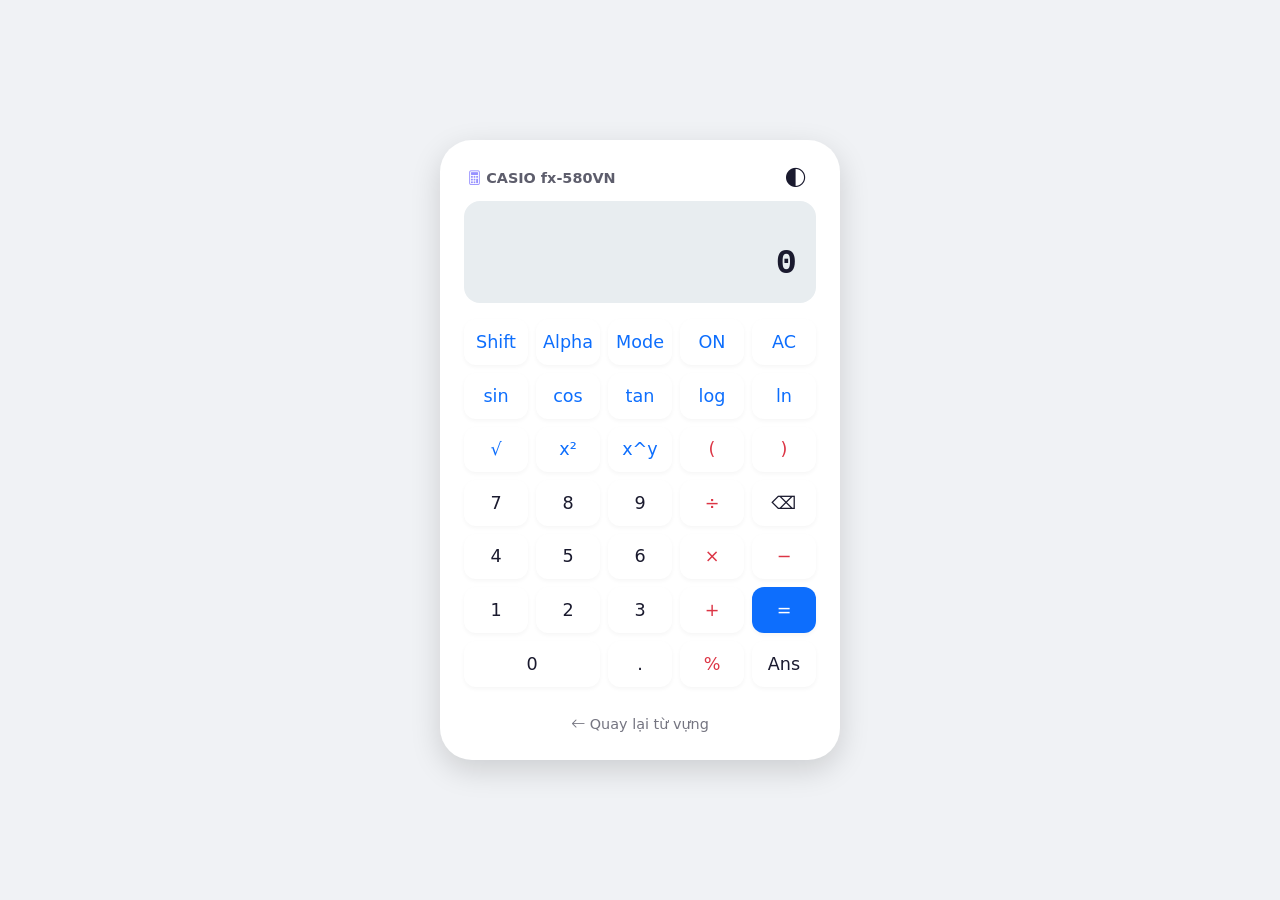
<file: templates/calculator.html>
<!DOCTYPE html>
<html lang="vi" data-bs-theme="light">
<head>
    <meta charset="UTF-8">
    <meta name="viewport" content="width=device-width, initial-scale=1.0">
    <title>🧮 Máy tính CASIO fx-580VN Plus</title>
    <link href="https://cdn.jsdelivr.net/npm/bootstrap@5.3.0/dist/css/bootstrap.min.css" rel="stylesheet">
    <link rel="stylesheet" href="https://cdn.jsdelivr.net/npm/bootstrap-icons@1.10.0/font/bootstrap-icons.css">
    <style>
        :root {
            --calc-bg: #f0f2f5;
            --display-bg: #e8edf0;
            --btn-bg: #ffffff;
            --btn-hover: #e6e9ed;
            --btn-text: #1a1a2e;
            --shadow: 0 10px 30px rgba(0,0,0,0.15);
        }
        [data-bs-theme="dark"] {
            --calc-bg: #1a1a2e;
            --display-bg: #2a2a44;
            --btn-bg: #2d2d44;
            --btn-hover: #3d3d5e;
            --btn-text: #f1f1f1;
            --shadow: 0 10px 30px rgba(0,0,0,0.5);
        }
        body {
            background: var(--calc-bg);
            min-height: 100vh;
            display: flex;
            align-items: center;
            justify-content: center;
            font-family: 'Segoe UI', system-ui, sans-serif;
            transition: background 0.3s;
        }
        .calculator {
            max-width: 400px;
            width: 100%;
            padding: 1.5rem;
            background: var(--btn-bg);
            border-radius: 32px;
            box-shadow: var(--shadow);
            transition: background 0.3s, box-shadow 0.3s;
        }
        .calc-header {
            display: flex;
            justify-content: space-between;
            align-items: center;
            margin-bottom: 0.5rem;
            padding: 0 0.2rem;
        }
        .calc-header .brand {
            font-weight: 600;
            font-size: 0.9rem;
            color: var(--btn-text);
            opacity: 0.7;
        }
        .calc-header .brand i { color: #6c63ff; }
        .display {
            background: var(--display-bg);
            border-radius: 16px;
            padding: 0.8rem 1.2rem;
            min-height: 100px;
            display: flex;
            flex-direction: column;
            justify-content: flex-end;
            align-items: flex-end;
            margin-bottom: 1rem;
            transition: background 0.3s;
            font-family: 'Courier New', monospace;
        }
        .display .expression {
            font-size: 1rem;
            color: #6c757d;
            word-break: break-all;
            text-align: right;
            width: 100%;
            min-height: 1.5rem;
        }
        .display .result {
            font-size: 2.2rem;
            font-weight: 700;
            color: var(--btn-text);
            transition: color 0.3s;
            word-break: break-all;
            text-align: right;
            width: 100%;
        }
        .btn-grid {
            display: grid;
            grid-template-columns: repeat(5, 1fr);
            gap: 8px;
        }
        .btn-grid .btn-calc {
            padding: 0.6rem 0;
            border: none;
            border-radius: 12px;
            font-size: 1.1rem;
            font-weight: 500;
            background: var(--btn-bg);
            color: var(--btn-text);
            box-shadow: 0 2px 4px rgba(0,0,0,0.04);
            transition: all 0.15s;
            cursor: pointer;
            user-select: none;
        }
        .btn-grid .btn-calc:hover {
            background: var(--btn-hover);
            transform: scale(0.96);
        }
        .btn-grid .btn-calc:active { transform: scale(0.92); }
        .btn-calc.fn { color: #0d6efd; }
        .btn-calc.op { color: #dc3545; }
        .btn-calc.eq { background: #0d6efd; color: white; }
        .btn-calc.eq:hover { background: #0b5ed7; }
        .btn-calc.span2 { grid-column: span 2; }
        .btn-calc.span3 { grid-column: span 3; }
        .back-link {
            display: inline-block;
            margin-top: 1.2rem;
            color: var(--btn-text);
            opacity: 0.6;
            text-decoration: none;
            font-size: 0.9rem;
        }
        .back-link:hover { opacity: 1; }
        .theme-toggle-mini {
            cursor: pointer;
            font-size: 1.2rem;
            padding: 0 0.5rem;
            color: var(--btn-text);
        }
    </style>
</head>
<body>
<div class="calculator" id="calcApp">
    <div class="calc-header">
        <span class="brand"><i class="bi bi-calculator"></i> CASIO fx-580VN</span>
        <span class="theme-toggle-mini" id="themeToggleMini" title="Đổi chủ đề">
            <i class="bi bi-circle-half"></i>
        </span>
    </div>

    <div class="display">
        <div class="expression" id="expression"></div>
        <div class="result" id="result">0</div>
    </div>

    <div class="btn-grid">
        <button class="btn-calc fn" data-action="shift">Shift</button>
        <button class="btn-calc fn" data-action="alpha">Alpha</button>
        <button class="btn-calc fn" data-action="mode">Mode</button>
        <button class="btn-calc fn" data-action="on">ON</button>
        <button class="btn-calc fn" data-action="clear">AC</button>

        <button class="btn-calc fn" data-action="sin">sin</button>
        <button class="btn-calc fn" data-action="cos">cos</button>
        <button class="btn-calc fn" data-action="tan">tan</button>
        <button class="btn-calc fn" data-action="log">log</button>
        <button class="btn-calc fn" data-action="ln">ln</button>

        <button class="btn-calc fn" data-action="sqrt">√</button>
        <button class="btn-calc fn" data-action="square">x²</button>
        <button class="btn-calc fn" data-action="power">x^y</button>
        <button class="btn-calc op" data-action="lparen">(</button>
        <button class="btn-calc op" data-action="rparen">)</button>

        <button class="btn-calc" data-action="7">7</button>
        <button class="btn-calc" data-action="8">8</button>
        <button class="btn-calc" data-action="9">9</button>
        <button class="btn-calc op" data-action="divide">÷</button>
        <button class="btn-calc" data-action="del">⌫</button>

        <button class="btn-calc" data-action="4">4</button>
        <button class="btn-calc" data-action="5">5</button>
        <button class="btn-calc" data-action="6">6</button>
        <button class="btn-calc op" data-action="multiply">×</button>
        <button class="btn-calc op" data-action="minus">−</button>

        <button class="btn-calc" data-action="1">1</button>
        <button class="btn-calc" data-action="2">2</button>
        <button class="btn-calc" data-action="3">3</button>
        <button class="btn-calc op" data-action="plus">+</button>
        <button class="btn-calc eq" data-action="equals">=</button>

        <button class="btn-calc span2" data-action="0">0</button>
        <button class="btn-calc" data-action="dot">.</button>
        <button class="btn-calc op" data-action="percent">%</button>
        <button class="btn-calc" data-action="ans">Ans</button>
    </div>

    <div class="text-center mt-2">
        <a href="/" class="back-link"><i class="bi bi-arrow-left"></i> Quay lại từ vựng</a>
    </div>
</div>

<script>
    (function() {
        // Dark mode
        const html = document.documentElement;
        const toggle = document.getElementById('themeToggleMini');
        const saved = localStorage.getItem('theme') || 'light';
        if (saved === 'dark') html.setAttribute('data-bs-theme', 'dark');
        toggle.addEventListener('click', function() {
            const next = html.getAttribute('data-bs-theme') === 'dark' ? 'light' : 'dark';
            html.setAttribute('data-bs-theme', next);
            localStorage.setItem('theme', next);
        });

        // Calculator logic
        const displayExpr = document.getElementById('expression');
        const displayResult = document.getElementById('result');
        let currentExpression = '';
        let currentResult = '0';
        let isNewEntry = false;

        function updateDisplay() {
            displayExpr.textContent = currentExpression || '';
            displayResult.textContent = currentResult;
        }

        function evaluate(expr) {
            try {
                let sanitized = expr
                    .replace(/×/g, '*')
                    .replace(/÷/g, '/')
                    .replace(/−/g, '-')
                    .replace(/sin/g, 'Math.sin')
                    .replace(/cos/g, 'Math.cos')
                    .replace(/tan/g, 'Math.tan')
                    .replace(/log/g, 'Math.log10')
                    .replace(/ln/g, 'Math.log')
                    .replace(/√/g, 'Math.sqrt')
                    .replace(/π/g, 'Math.PI')
                    .replace(/e/g, 'Math.E')
                    .replace(/x²/g, '**2')
                    .replace(/x\^y/g, '**');
                sanitized = sanitized.replace(/(\d+)%/g, (_, num) => `(${num}/100)`);
                const ans = currentResult;
                sanitized = sanitized.replace(/Ans/g, ans);
                if (/[a-zA-Z]/.test(sanitized.replace(/Math\.\w+/g, ''))) return 'Lỗi';
                const result = Function(`"use strict"; return (${sanitized})`)();
                if (typeof result === 'number' && isFinite(result)) {
                    return parseFloat(result.toFixed(10)).toString();
                }
                return 'Lỗi';
            } catch (e) {
                return 'Lỗi';
            }
        }

        function handleAction(action) {
            if (action === 'equals') {
                if (!currentExpression) return;
                const result = evaluate(currentExpression);
                currentResult = result;
                currentExpression = currentExpression + ' =';
                isNewEntry = true;
                updateDisplay();
                return;
            }
            if (action === 'clear' || action === 'on') {
                currentExpression = '';
                currentResult = '0';
                isNewEntry = false;
                updateDisplay();
                return;
            }
            if (action === 'del') {
                currentExpression = currentExpression.slice(0, -1);
                updateDisplay();
                return;
            }
            if (isNewEntry && /[0-9.]/.test(action)) {
                currentExpression = '';
                isNewEntry = false;
            }
            const specials = {
                'sin': 'sin(', 'cos': 'cos(', 'tan': 'tan(',
                'log': 'log(', 'ln': 'ln(', 'sqrt': '√(',
                'square': '²', 'power': '^', 'percent': '%',
                'ans': 'Ans', 'lparen': '(', 'rparen': ')',
                'divide': '÷', 'multiply': '×', 'minus': '−', 'plus': '+', 'dot': '.'
            };
            if (action in specials) {
                currentExpression += specials[action];
                isNewEntry = false;
                updateDisplay();
                return;
            }
            if (/^[0-9]$/.test(action)) {
                currentExpression += action;
                isNewEntry = false;
                updateDisplay();
            }
        }

        document.querySelectorAll('.btn-calc').forEach(btn => {
            btn.addEventListener('click', function(e) {
                const action = this.dataset.action;
                if (action) handleAction(action);
            });
        });

        document.addEventListener('keydown', function(e) {
            const key = e.key;
            if (key >= '0' && key <= '9') handleAction(key);
            else if (key === '.') handleAction('dot');
            else if (key === '+') handleAction('plus');
            else if (key === '-') handleAction('minus');
            else if (key === '*') handleAction('multiply');
            else if (key === '/') handleAction('divide');
            else if (key === 'Enter' || key === '=') { e.preventDefault(); handleAction('equals'); }
            else if (key === 'Backspace') { e.preventDefault(); handleAction('del'); }
            else if (key === 'Escape') handleAction('clear');
            else if (key === '(') handleAction('lparen');
            else if (key === ')') handleAction('rparen');
        });

        updateDisplay();
    })();
</script>
</body>
</html>
</file>
